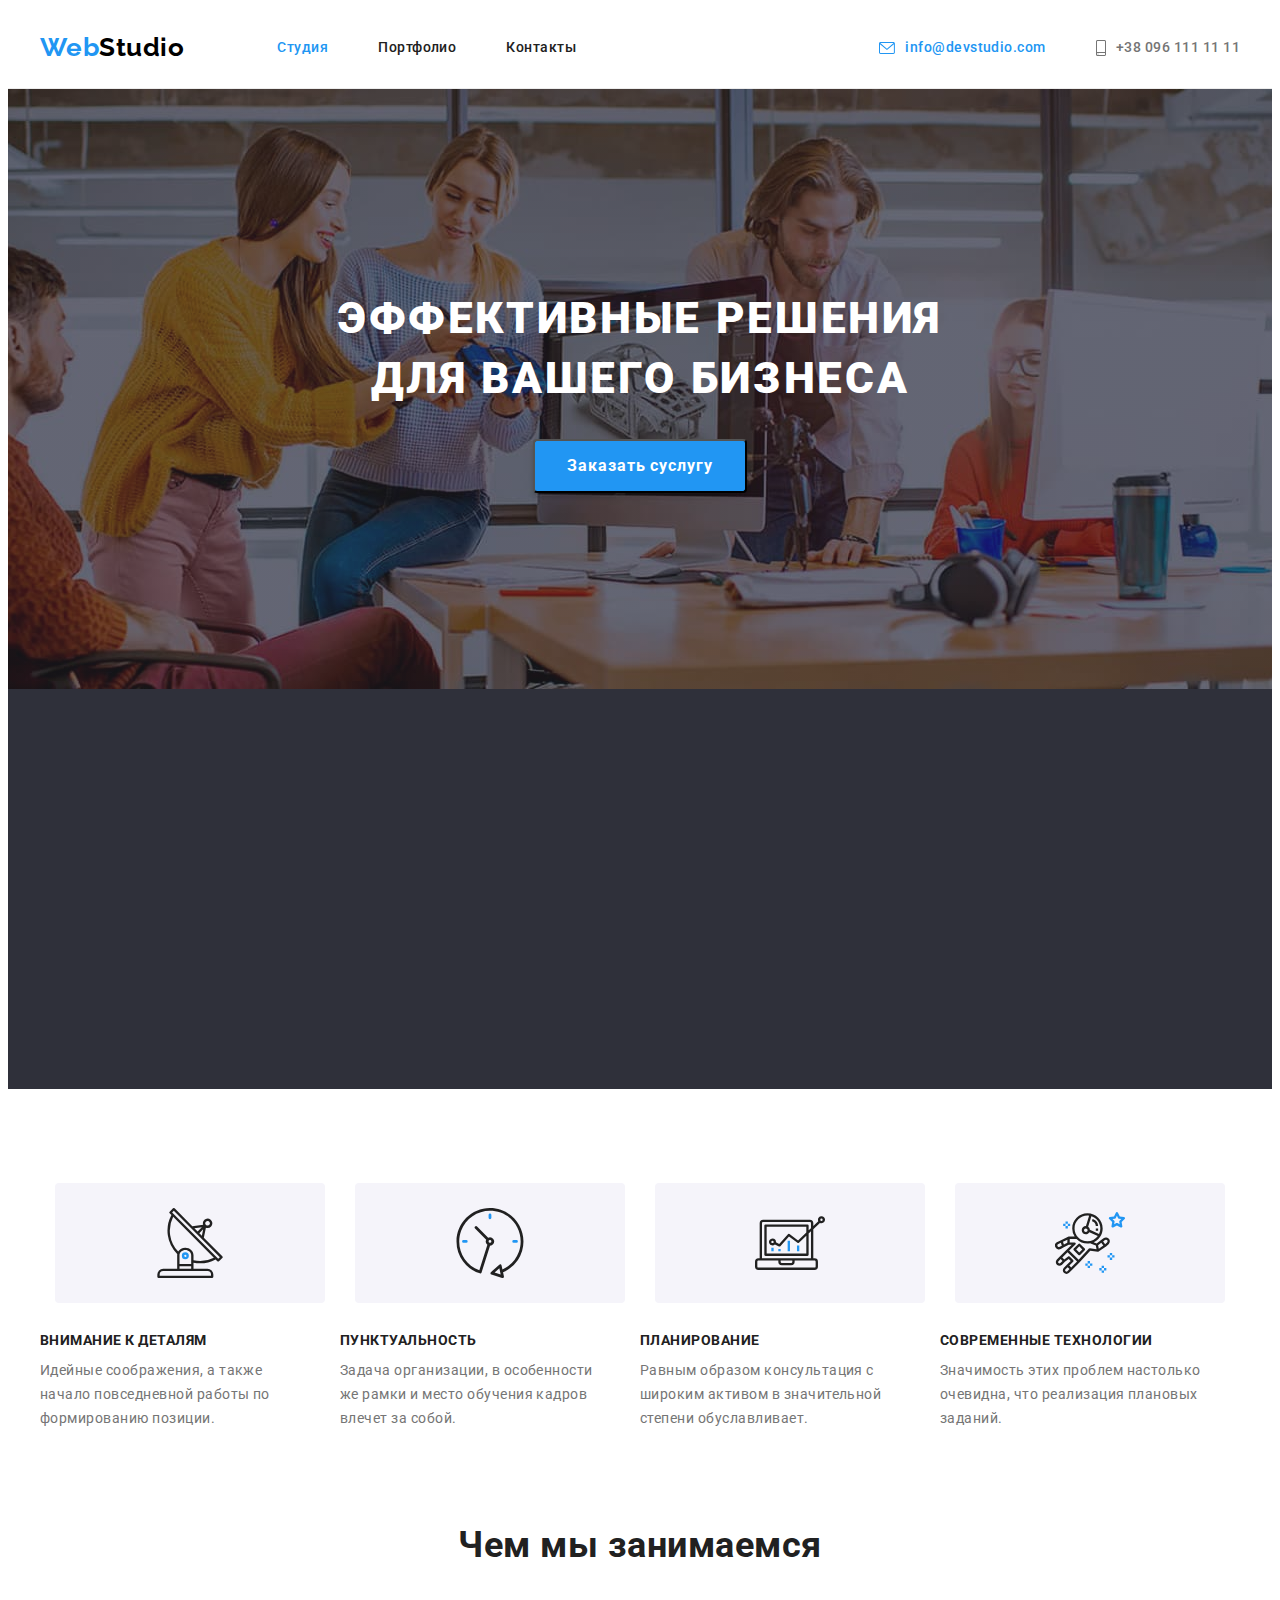
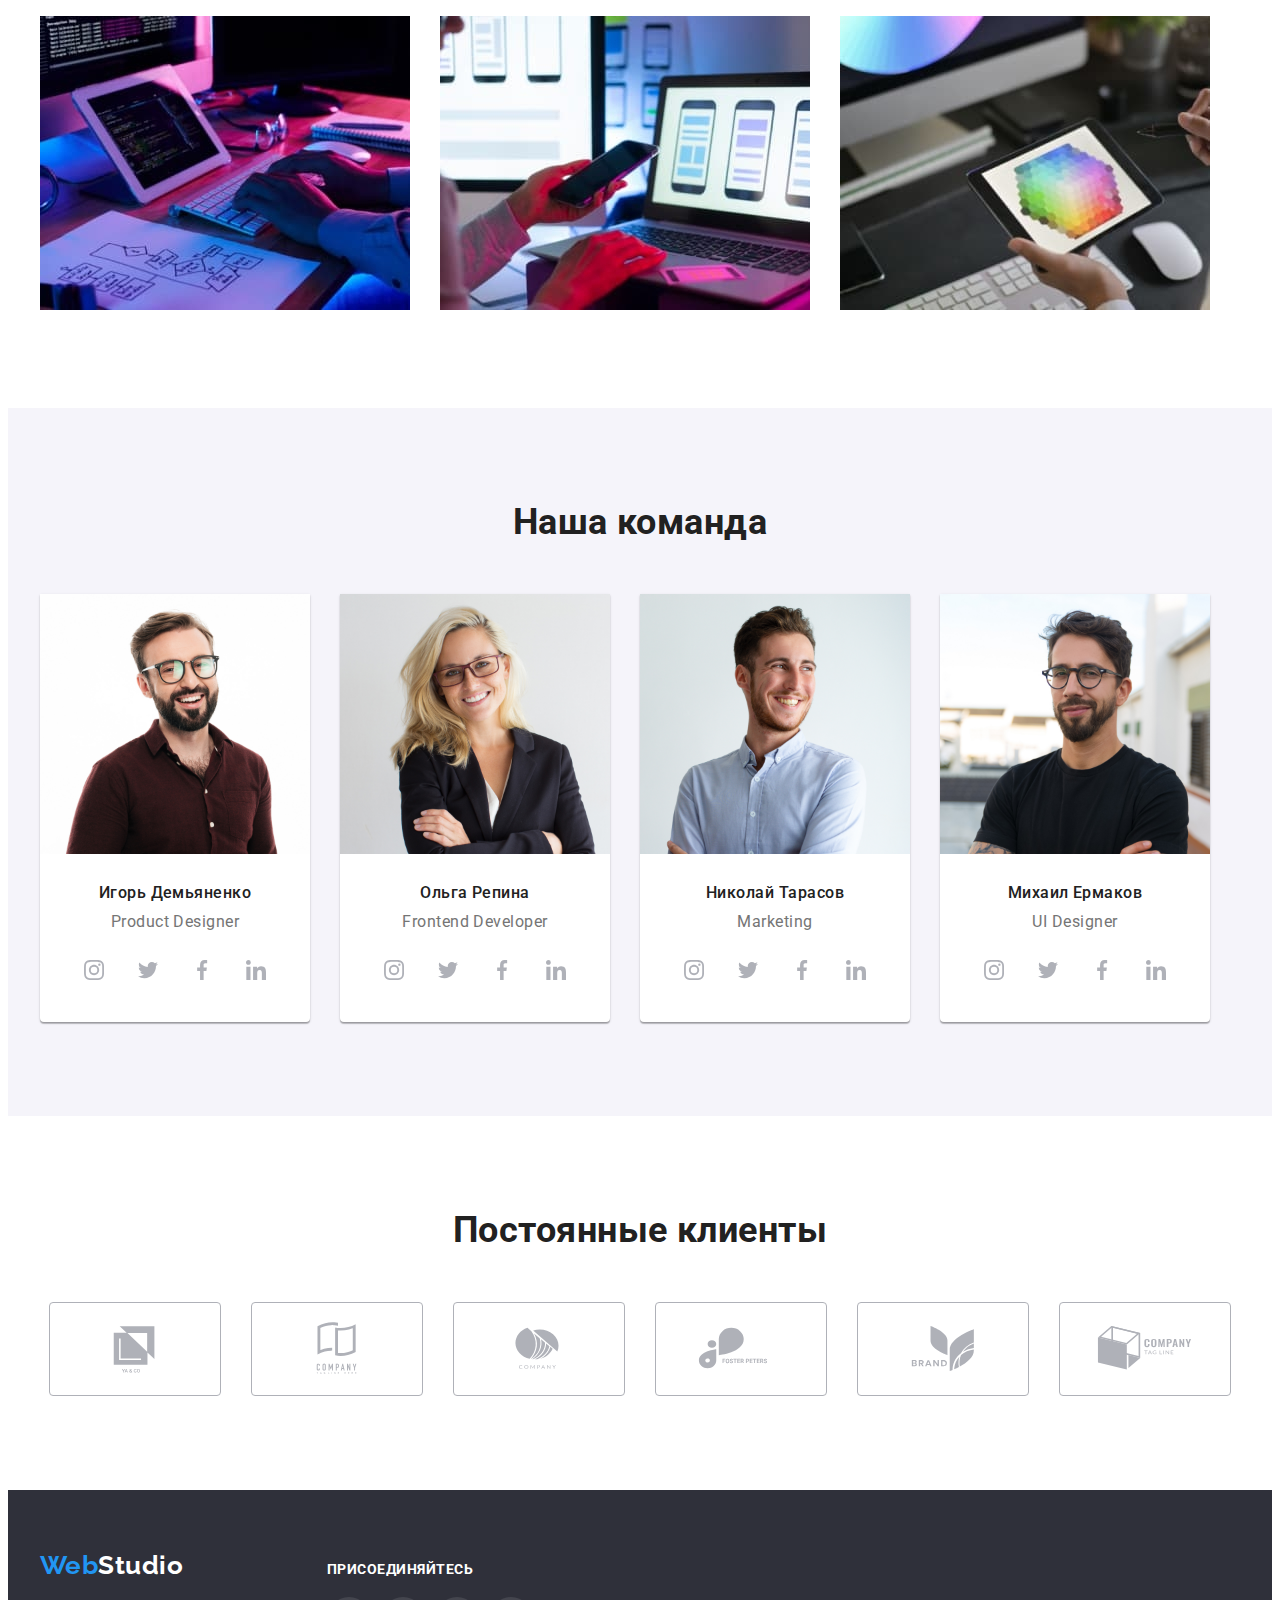
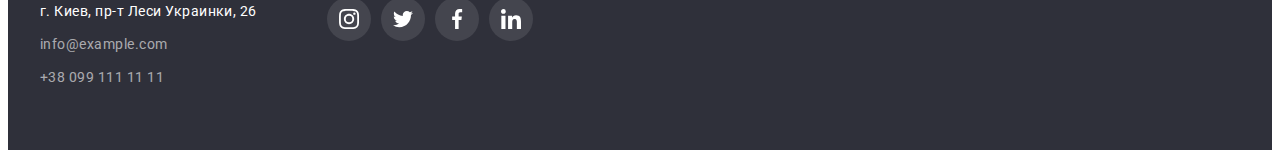
<file: index.html>
<!DOCTYPE html>
<html lang="ru">

<head>
  <meta charset="UTF-8" />
  <meta http-equiv="X-UA-Compatible" content="IE=edge" />
  <meta name="viewport" content="width=device-width, initial-scale=1.0" />
  <title>Document3</title>
  <link rel="preconnect" href="https://fonts.googleapis.com" />
  <link rel="preconnect" href="https://fonts.gstatic.com" crossorigin />
  <link href="https://fonts.googleapis.com/css2?family=Raleway:wght@700&family=Roboto:wght@400;500;700;900&display=swap"
    rel="stylesheet" />
  <link rel="stylesheet" href="https://cdnjs.cloudflare.com/ajax/libs/modern-normalize/1.1.0/modern-normalize.min.css"
    integrity="sha512-wpPYUAdjBVSE4KJnH1VR1HeZfpl1ub8YT/NKx4PuQ5NmX2tKuGu6U/JRp5y+Y8XG2tV+wKQpNHVUX03MfMFn9Q=="
    crossorigin="anonymous" referrerpolicy="no-referrer" />
  <link rel="stylesheet" href="./css/styles.css" />
</head>

<body>
  <!--шапка сайта-->
  <header class="section header-section">
    <div class="container header">
      <nav class="nav">
        <div class="nav-logo">
          <a class="logo" href=""><span class="accent">Web</span>Studio</a>
        </div>
        <ul class="list nav-list">
          <li class="item nav-item">
            <a class="link nav-link current" href="./index.html">Студия</a>
          </li>
          <li class="item nav-item">
            <a class="link nav-link" href="./portfolio.html">Портфолио</a>
          </li>
          <li class="item nav-item">
            <a class="link nav-link" href="">Контакты</a>
          </li>
        </ul>
      </nav>
      <!--contakt-->
      <ul class="list auth-list">
        <li class="item auth-item">
       <a class="link mail-auth actual" href="mailto:info@devstudio.com" target="_blank" rel="noopener noreferrer" aria-label="envelope"><svg class="auth-icon" width="16" height="12">
            <use href="./images/icons.svg#envelope"></use>
          </svg>info@devstudio.com</a>
        </li>
        <li class="item auth-item">
            <a class="link tel-auth" href="tle:+380961111111" target="_blank" rel="noopener noreferrer" aria-label="tel"><svg class="auth-icon" width="10" height="16">
            <use href="./images/icons.svg#tel"></use>
          </svg>+38 096 111 11 11</a>
        </li>
      </ul>
    </div>
  </header>
  <!--main section-->
  <main>
    <section class="section main-section">
      <div class="container">
        <h1 class="main-title">Эффективные решения для вашего бизнеса</h1>
        <button class="main-btn" type="button">Заказать суслугу</button>
      </div>
    </section>
    <!--section lifestyle-->
    <section class="section lifestyle-section">
      <div class="group">
        <ul class="list group-list">
        <li class="group-item">
          <a class="link group-link" href="" target="_blank" rel="noopener noreferrer" aria-label="antenna">
            <svg class="group-icon" width="70" height="70">
              <use href="./images/icons.svg#antenna"></use>
            </svg>
          </a>
        </li>
        <li class="group-item">
          <a class="link group-link" href="" target="_blank" rel="noopener noreferrer" aria-label="clock">
            <svg class="group-icon" width="70" height="70">
              <use href="./images/icons.svg#clock"></use>
            </svg>
          </a>
        </li>
        <li class="group-item">
          <a class="link group-link" href="" target="_blank" rel="noopener noreferrer" aria-label="diagram">
            <svg class="group-icon" width="70" height="70">
              <use href="./images/icons.svg#diagram"></use>
            </svg>
          </a>
        </li>
        <li class="group-item">
          <a class="link group-link" href="" target="_blank" rel="noopener noreferrer" aria-label="astronaut">
            <svg class="group-icon" width="70" height="70">
              <use href="./images/icons.svg#astronaut"></use>
            </svg>
          </a>
        </li>
        </ul>

      </div>
      <div class="container">
        <ul class="list lifestyle-list">
          <li class="item">
            <h3 class="title-lifestyle">Внимание к деталям</h3>
            <p class="text-lifestyle">
              Идейные соображения, а также начало повседневной работы по
              формированию позиции.
            </p>
          </li>
          <li class="item">
            <h3 class="title-lifestyle">Пунктуальность</h3>
            <p class="text-lifestyle">
              Задача организации, в особенности же рамки и место обучения
              кадров влечет за собой.
            </p>
          </li>
          <li class="item">
            <h3 class="title-lifestyle">Планирование</h3>
            <p class="text-lifestyle">
              Равным образом консультация с широким активом в значительной
              степени обуславливает.
            </p>
          </li>
          <li class="item">
            <h3 class="title-lifestyle">Современные технологии</h3>
            <p class="text-lifestyle">
              Значимость этих проблем настолько очевидна, что реализация
              плановых заданий.
            </p>
          </li>
        </ul>
      </div>
    </section>
    <section class="section-about">
      <!--about section-->
      <div class="container">
        <h2 class="title-about">Чем мы занимаемся</h2>
        <ul class="list about-list">
          <li class="item abut-item">
            <img src="./images/comp.jpg" alt="компьютер" width="370" />
          </li>
          <li class="item abut-item">
            <img src="./images/f_3.jpg" alt="телефон" width="370" />
          </li>
          <li class="item abut-item">
            <img src="./images/color.jpg" alt="цвет" width="370" />
          </li>
        </ul>
      </div>
    </section>
    <!--our team-->
    <section class="section team-section">
      <div class="container">
        <h2 class="title team-title">Наша команда</h2>
        <ul class="list team-list">
          <li class="item team-item">
            <img class="img" src="./images/img.jpg" alt="сотрудник" width="270" />
            <div class="card-team first">
              <p class="text-name">Игорь Демьяненко</p>
              <p class="text-team">Product Designer</p>

              <ul class="socials list">
                <li class="socials-item"><a class="socials-link link" href="" target="_blank" rel="noopener noreferrer" aria-label="Inspiration">
                    <svg class="socials-icon" width="20" height="20">
                      <use href="./images/icons.svg#instagram">

                      </use>
                    </svg>
                  </a>
                </li>
                <li class="socials-item"><a class="socials-link link" href="" target="_blank" rel="noopener noreferrer" aria-label="twitter">
                  <svg class="socials-icon" width="20" height="20">
                      <use href="./images/icons.svg#twitter">

                      </use>
                    </svg>
                  </a>
                </li>
                <li class="socials-item"><a class="socials-link link" href="" target="_blank" rel="noopener noreferrer" aria-label="facebook">
                  <svg class="socials-icon" width="20" height="20">
                      <use href="./images/icons.svg#facebook">

                      </use>
                    </svg>
                  </a>
                </li>
                <li class="socials-item"><a class="socials-link link" href="" target="_blank" rel="noopener noreferrer" aria-label="linkedin">
                  <svg class="socials-icon" width="20" height="20">
                      <use href="./images/icons.svg#linkedin">

                      </use>
                    </svg>
                  </a>
                </li>              
                </ul>
      </div>
          </li>
      <li class="item team-item">
        <img class="img" src="./images/img_1.jpg" alt="сотрудник" width="270" />
        <div class="card-team second">
          <p class="text-name">Ольга Репина</p>
          <p class="text-team">Frontend Developer</p>
          <ul class="socials list">
            <li class="socials-item"><a class="socials-link link" href="" target="_blank" rel="noopener noreferrer"
                aria-label="Inspiration">
                <svg class="socials-icon" width="20" height="20">
                  <use href="./images/icons.svg#instagram">
          
                  </use>
                </svg>
              </a>
            </li>
            <li class="socials-item"><a class="socials-link link" href="" target="_blank" rel="noopener noreferrer"
                aria-label="twitter">
                <svg class="socials-icon" width="20" height="20">
                  <use href="./images/icons.svg#twitter">
          
                  </use>
                </svg>
              </a>
            </li>
            <li class="socials-item"><a class="socials-link link" href="" target="_blank" rel="noopener noreferrer"
                aria-label="facebook">
                <svg class="socials-icon" width="20" height="20">
                  <use href="./images/icons.svg#facebook">
          
                  </use>
                </svg>
              </a>
            </li>
            <li class="socials-item"><a class="socials-link link" href="" target="_blank" rel="noopener noreferrer"
                aria-label="linkedin">
                <svg class="socials-icon" width="20" height="20">
                  <use href="./images/icons.svg#linkedin">
          
                  </use>
                </svg>
              </a>
            </li>
          </ul>
        </div>
      </li>
      <li class="item team-item">
        <img class="img" src="./images/img_3.jpg" alt="сотрудник" width="270" />
        <div class="card-team third">
          <p class="text-name">Николай Тарасов</p>
          <p class="text-team">Marketing</p>

          <ul class="socials list">
            <li class="socials-item"><a class="socials-link link" href="" target="_blank" rel="noopener noreferrer"
                aria-label="Inspiration">
                <svg class="socials-icon" width="20" height="20">
                  <use href="./images/icons.svg#instagram">
          
                  </use>
                </svg>
              </a>
            </li>
            <li class="socials-item"><a class="socials-link link" href="" target="_blank" rel="noopener noreferrer"
                aria-label="twitter">
                <svg class="socials-icon" width="20" height="20">
                  <use href="./images/icons.svg#twitter">
          
                  </use>
                </svg>
              </a>
            </li>
            <li class="socials-item"><a class="socials-link link" href="" target="_blank" rel="noopener noreferrer"
                aria-label="facebook">
                <svg class="socials-icon" width="20" height="20">
                  <use href="./images/icons.svg#facebook">
          
                  </use>
                </svg>
              </a>
            </li>
            <li class="socials-item"><a class="socials-link link" href="" target="_blank" rel="noopener noreferrer"
                aria-label="linkedin">
                <svg class="socials-icon" width="20" height="20">
                  <use href="./images/icons.svg#linkedin">
          
                  </use>
                </svg>
              </a>
            </li>
          </ul>
        </div>
      </li>
      <li class="item team-item">
        <img class="img" src="./images/img_4.jpg" alt="сотрудник" width="270" />
        <div class="card-team fourth">
          <p class="text-name">Михаил Ермаков</p>
          <p class="text-team">UI Designer</p>
          <ul class="socials list">
            <li class="socials-item"><a class="socials-link link" href="" target="_blank" rel="noopener noreferrer"
                aria-label="Inspiration">
                <svg class="socials-icon" width="20" height="20">
                  <use href="./images/icons.svg#instagram">
          
                  </use>
                </svg>
              </a>
            </li>
            <li class="socials-item"><a class="socials-link link" href="" target="_blank" rel="noopener noreferrer"
                aria-label="twitter">
                <svg class="socials-icon" width="20" height="20">
                  <use href="./images/icons.svg#twitter">
          
                  </use>
                </svg>
              </a>
            </li>
            <li class="socials-item"><a class="socials-link link" href="" target="_blank" rel="noopener noreferrer"
                aria-label="facebook">
                <svg class="socials-icon" width="20" height="20">
                  <use href="./images/icons.svg#facebook">
          
                  </use>
                </svg>
              </a>
            </li>
            <li class="socials-item"><a class="socials-link link" href="" target="_blank" rel="noopener noreferrer"
                aria-label="linkedin">
                <svg class="socials-icon" width="20" height="20">
                  <use href="./images/icons.svg#linkedin">
          
                  </use>
                </svg>
              </a>
            </li>
          </ul>
        </div>
      </li>
      </ul>
      </div>
    </section>
    <!--companys-->
    <section class="section companys-section">
      <div class="container company-container">
        <h2 class="company-title">Постоянные клиенты</h2>
        <ul class="list company-list">
        <li class="company-item">
          <a class="company-link link" href="" target="_blank" rel="noopener noreferrer"
                aria-label="logo">
                <svg class="socials-icon" width="106" height="60">
                  <use href="./images/icons.svg#logo">
                  </use>
                </svg>
              </a>
        </li>
        <li class="company-item">
          <a class="company-link link" href=""  target="_blank" rel="noopener noreferrer"
                aria-label="logo-1">
                <svg class="socials-icon" width="106" height="60">
                  <use href="./images/icons.svg#logo-1">
                  </use>
                </svg>
              </a>
        </li>
        <li class="company-item">
          <a class="company-link link" href=""  target="_blank" rel="noopener noreferrer"
                aria-label="logo-2">
                <svg class="socials-icon" width="106" height="60">
                  <use href="./images/icons.svg#logo-2">
                  </use>
                </svg>
              </a>
        </li>
        <li class="company-item">
          <a class="company-link link" href=""  target="_blank" rel="noopener noreferrer"
                aria-label="logo-3">
                <svg class="socials-icon" width="106" height="60">
                  <use href="./images/icons.svg#logo-3">
                  </use>
                </svg>
              </a>
        </li>
        <li class="company-item">
          <a class="company-link link" href=""  target="_blank" rel="noopener noreferrer"
                aria-label="logo-4">
                <svg class="socials-icon" width="106" height="60">
                  <use href="./images/icons.svg#logo-4">
                  </use>
                </svg>
              </a>
        </li>
        <li class="company-item">
          <a class="company-link link" href=""  target="_blank" rel="noopener noreferrer"
                aria-label="logo-5">
                <svg class="socials-icon" width="106" height="60">
                  <use href="./images/icons.svg#logo-5">
                  </use>
                </svg>
              </a>
        </li>
        </ul>
      </div>
    </section>
  </main>
  <footer class="section footer-section">
    <div class="container footet-container">
      <div>
        <div class="logo-bottem">
          <a class="footer-logo" href=""><span class="footer-accent">Web</span>Studio</a>
        </div>
        <address class="address">г. Киев, пр-т Леси Украинки, 26</address>
        <ul class="list footer-list">
          <li class="item contakt-mail">
            <a class="mail-footer link" href="mailto:info@example.com">info@example.com</a>
          </li>
          <li class="item contakt-tel">
            <a class="tel-footer link" href="tel:+380991111111">+38 099 111 11 11</a>
          </li>
        </ul>
      </div>
      <div class="socials-footer">
        <h3 class="footer-title">присоединяйтесь</h3>
        <ul class="list socials-list">
          <li class="footer-item"><a class="footer-link link" href="" target="_blank" rel="noopener noreferrer"
              aria-label="Inspiration">
              <svg class="footer-icon" width="20" height="20">
                <use href="./images/icons.svg#instagram">
    
                </use>
              </svg>
            </a>
          </li>
          <li class="footer-item"><a class="footer-link link" href="" target="_blank" rel="noopener noreferrer"
              aria-label="twitter">
              <svg class="footer-icon" width="20" height="20">
                <use href="./images/icons.svg#twitter">
    
                </use>
              </svg>
            </a>
          </li>
          <li class="footer-item"><a class="footer-link link" href="" target="_blank" rel="noopener noreferrer"
              aria-label="facebook">
              <svg class="footer-icon" width="20" height="20">
                <use href="./images/icons.svg#facebook">
                </use>
              </svg>
            </a>
          </li>
          <li class="footer-item"><a class="footer-link link" href="" target="_blank" rel="noopener noreferrer"
              aria-label="linkedin">
              <svg class="footer-icon" width="20" height="20">
                <use href="./images/icons.svg#linkedin">
    
                </use>
              </svg>
            </a>
          </li>
        </ul>
      </div>
    </div>
    </footer>
</body>

</html>
</file>
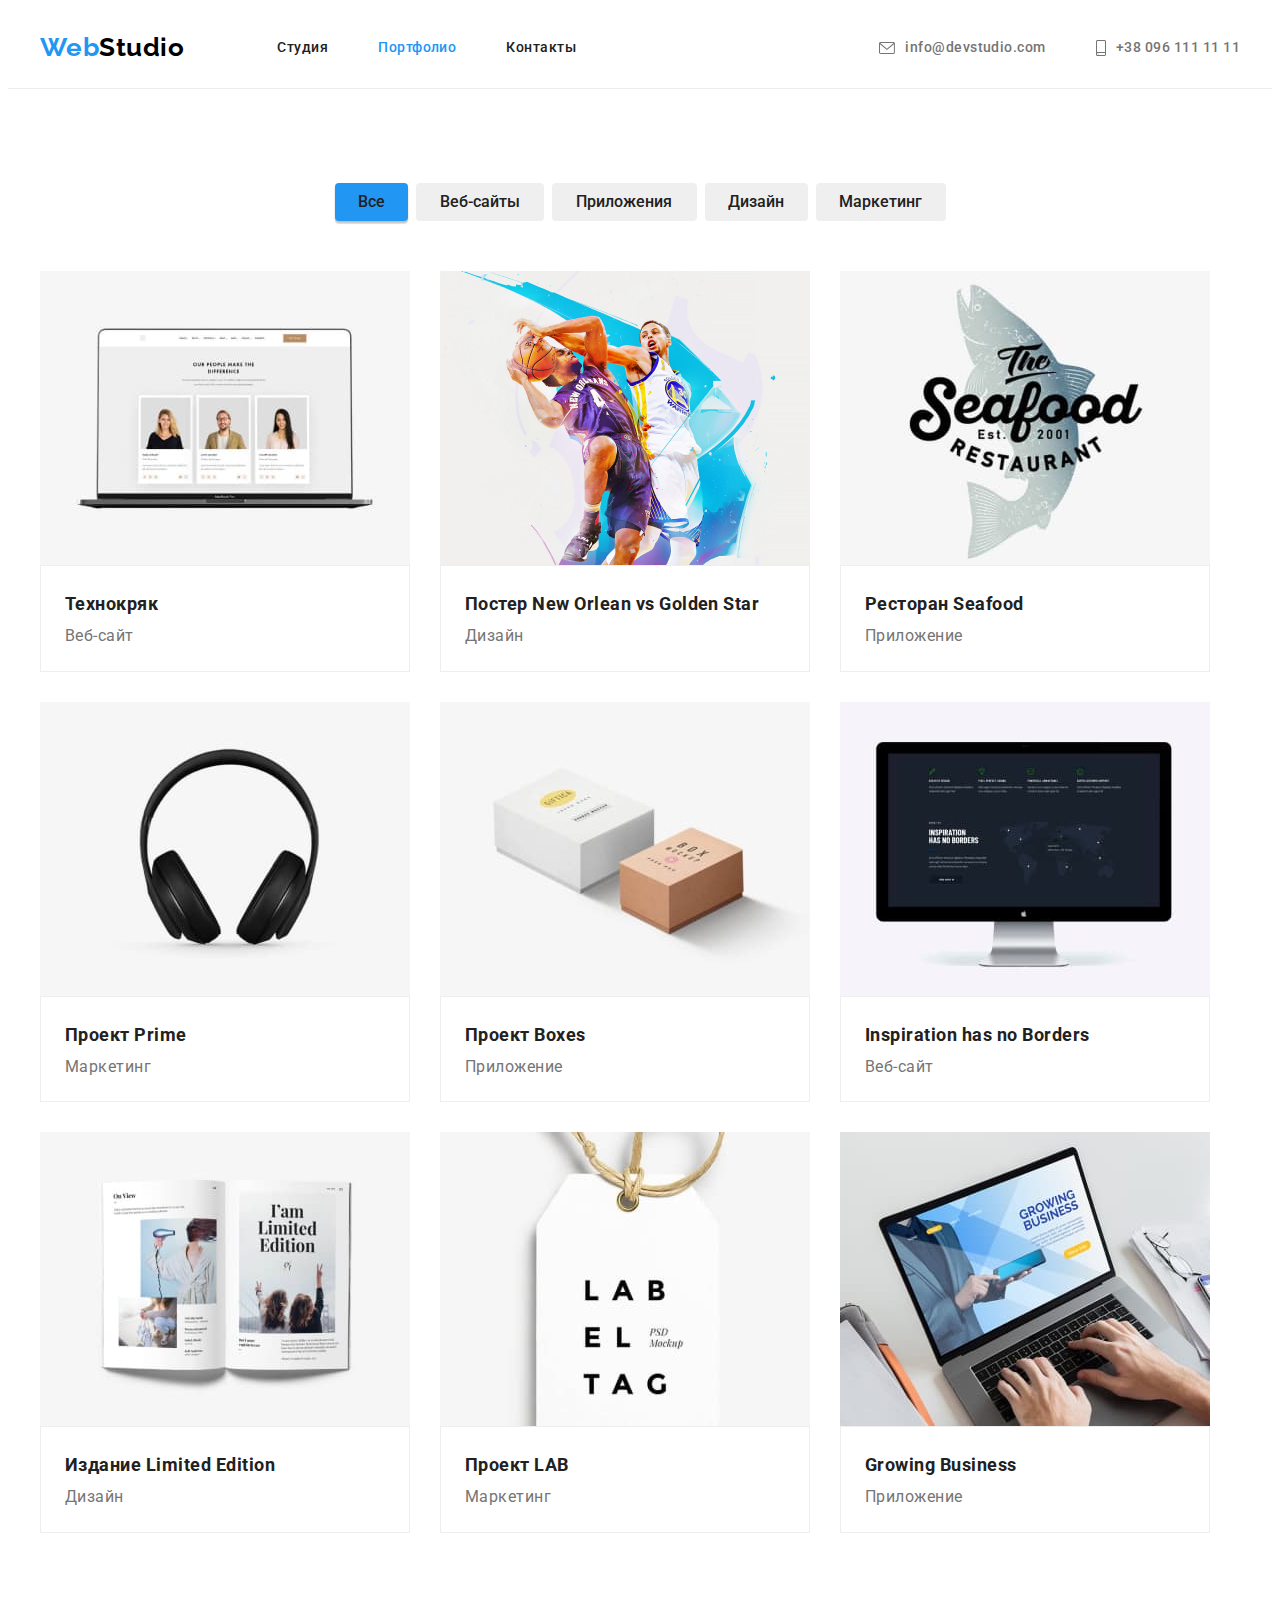
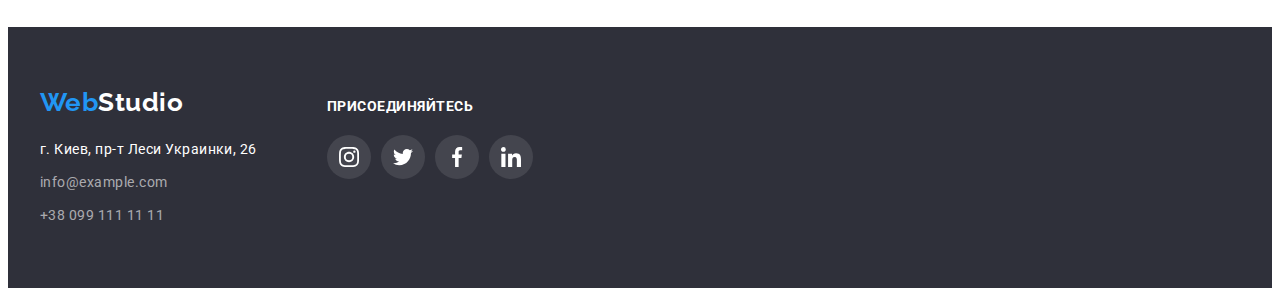
<file: portfolio.html>
<!DOCTYPE html>
<html lang="en">

<head>
  <meta charset="UTF-8" />
  <meta http-equiv="X-UA-Compatible" content="IE=edge" />
  <meta name="viewport" content="width=device-width, initial-scale=1.0" />
  <title>Portfolio</title>
  <link rel="preconnect" href="https://fonts.googleapis.com" />
  <link rel="preconnect" href="https://fonts.gstatic.com" crossorigin />
  <link href="https://fonts.googleapis.com/css2?family=Raleway:wght@700&family=Roboto:wght@400;500;700;900&display=swap"
    rel="stylesheet" />
  <link rel="stylesheet" href="https://cdnjs.cloudflare.com/ajax/libs/modern-normalize/1.1.0/modern-normalize.min.css"
    integrity="sha512-wpPYUAdjBVSE4KJnH1VR1HeZfpl1ub8YT/NKx4PuQ5NmX2tKuGu6U/JRp5y+Y8XG2tV+wKQpNHVUX03MfMFn9Q=="
    crossorigin="anonymous" referrerpolicy="no-referrer" />
  <link rel="stylesheet" href="./css/styles.css" />
</head>

<body>
  <!--header section-->
  <header class="section header-section">
    <div class="container header">
      <nav class="nav">
        <div class="nav-logo">
          <a class="logo" href=""><span class="accent">Web</span>Studio</a>
        </div>
        <ul class="list nav-list">
          <li class="item nav-item">
            <a class="link nav-link" href="./index.html">Студия</a>
          </li>
          <li class="item nav-item">
            <a class="link nav-link current" href="./portfolio.html">Портфолио</a>
          </li>
          <li class="item nav-item">
            <a class="link nav-link" href="">Контакты</a>
          </li>
        </ul>
      </nav>

      <!--contakt-->
      <ul class="list auth-list">
        <li class="item auth-item">
<a class="link mail-auth" href="mailto:info@devstudio.com" target="_blank" rel="noopener noreferrer"
  aria-label="envelope"><svg class="auth-icon" width="16" height="12">
    <use href="./images/icons.svg#envelope"></use>
  </svg>info@devstudio.com</a>
</li>
<li class="item auth-item">
  <a class="link tel-auth" href="tle:+380961111111" target="_blank" rel="noopener noreferrer" aria-label="tel"><svg
      class="auth-icon" width="10" height="16">
      <use href="./images/icons.svg#tel"></use>
    </svg>+38 096 111 11 11</a>
        </li>
      </ul>
    </div>
  </header>
  <!--main-->
  <main>
    <section class="section portfolio-section">
      <div class="container portfolio-btn">
        <ul class="list section-list">
          <li class="item-btn">
            <button class="btn all-btn" type="button">Все</button>
          </li>
          <li class="item-btn">
            <button class="btn web-btn" type="button">Веб-сайты</button>
          </li>
          <li class="item-btn">
            <button class="btn app-btn" type="button">Приложения</button>
          </li>
          <li class="item-btn">
            <button class="btn style-btn" type="button">Дизайн</button>
          </li>
          <li class="item-btn">
            <button class="btn market-btn" type="button">Маркетинг</button>
          </li>
        </ul>
      </div>

      <!--Логичний зоголовок-->
      <h1 class="visually-hidden">Портфолио</h1>
      <div class="container foto-portfolio">
        <ul class="list list-portfolio">
          <li class="item portfolio-item">
            <a href="" class="link">
              <img class="img" src="./images/people.jpg" alt="people" width="370" />
              <div class="card-portfolio">
                <h2 class="title-portfolio">Технокряк</h2>
                <p class="text-portfolio">Веб-сайт</p>
              </div>
            </a>
          </li>
          <li class="item portfolio-item">
            <a href="" class="link">
              <img class="img" src="./images/poster.jpg" alt="poster" width="370" />
              <div class="card-portfolio">
                <h2 class="title-portfolio">
                  Постер New Orlean vs Golden Star
                </h2>
                <p class="text-portfolio">Дизайн</p>
              </div>
            </a>
          </li>
          <li class="item portfolio-item">
            <a href="" class="link">
              <img class="img" src="./images/restaurant.jpg" alt="restaurant" width="370" />
              <div class="card-portfolio">
                <h2 class="title-portfolio">Ресторан Seafood</h2>
                <p class="text-portfolio">Приложение</p>
              </div>
            </a>
          </li>
          <li class="item portfolio-item">
            <a href="" class="link">
              <img class="img" src="./images/headphone.jpg" alt="headphone" width="370" />
              <div class="card-portfolio">
                <h2 class="title-portfolio">Проект Prime</h2>
                <p class="text-portfolio">Маркетинг</p>
              </div>
            </a>
          </li>
          <li class="item portfolio-item">
            <a href="" class="link">
              <img class="img" src="./images/box.jpg" alt="box" width="370" />
              <div class="card-portfolio">
                <h2 class="title-portfolio">Проект Boxes</h2>
                <p class="text-portfolio">Приложение</p>
              </div>
            </a>
          </li>
          <li class="item portfolio-item">
            <a href="" class="link">
              <img class="img" src="./images/map.jpg" alt="map" width="370" />
              <div class="card-portfolio">
                <h2 class="title-portfolio">Inspiration has no Borders</h2>
                <p class="text-portfolio">Веб-сайт</p>
              </div>
            </a>
          </li>
          <li class="item portfolio-item">
            <a href="" class="link">
              <img class="img" src="./images/magazine.jpg" alt="magazine" width="370" />
              <div class="card-portfolio">
                <h2 class="title-portfolio">Издание Limited Edition</h2>
                <p class="text-portfolio">Дизайн</p>
              </div>
            </a>
          </li>
          <li class="item portfolio-item">
            <a href="" class="link">
              <img class="img" src="./images/label.jpg" alt="label" width="370" />
              <div class="card-portfolio">
                <h2 class="title-portfolio">Проект LAB</h2>
                <p class="text-portfolio">Маркетинг</p>
              </div>
            </a>
          </li>
          <li class="item portfolio-item">
            <a href="" class="link">
              <img class="img" src="./images/netbook.jpg" alt="netbook" width="370" />
              <div class="card-portfolio">
                <h2 class="title-portfolio">Growing Business</h2>
                <p class="text-portfolio">Приложение</p>
              </div>
            </a>
          </li>
        </ul>
      </div>
    </section>
  </main>
  <!--footer-->
  <footer class="section footer-section">
    <div class="container footet-container">
      <div>
        <div class="logo-bottem">
          <a class="footer-logo" href=""><span class="footer-accent">Web</span>Studio</a>
        </div>
        <address class="address">г. Киев, пр-т Леси Украинки, 26</address>
        <ul class="list footer-list">
          <li class="item contakt-mail">
            <a class="mail-footer link" href="mailto:info@example.com">info@example.com</a>
          </li>
          <li class="item contakt-tel">
            <a class="tel-footer link" href="tel:+380991111111">+38 099 111 11 11</a>
          </li>
        </ul>
      </div>
      <div class="socials-footer">
        <h3 class="footer-title">присоединяйтесь</h3>
        <ul class="list socials-list">
          <li class="footer-item">
            <a class="footer-link link" href="" target="_blank" rel="noopener noreferrer"
              aria-label="Inspiration">
              <svg class="footer-icon" width="20" height="20">
                <use href="./images/icons.svg#instagram">
    
                </use>
              </svg>
            </a>
          </li>
          <li class="footer-item"><a class="footer-link link" href="" target="_blank" rel="noopener noreferrer"
              aria-label="twitter">
              <svg class="footer-icon" width="20" height="20">
                <use href="./images/icons.svg#twitter">
    
                </use>
              </svg>
            </a>
          </li>
          <li class="footer-item"><a class="footer-link link" href="" target="_blank" rel="noopener noreferrer"
              aria-label="facebook">
              <svg class="footer-icon" width="20" height="20">
                <use href="./images/icons.svg#facebook">
                </use>
              </svg>
            </a>
          </li>
          <li class="footer-item"><a class="footer-link link" href="" target="_blank" rel="noopener noreferrer"
              aria-label="linkedin">
              <svg class="footer-icon" width="20" height="20">
                <use href="./images/icons.svg#linkedin">
    
                </use>
              </svg>
            </a>
          </li>
        </ul>
      </div>
    </div>
  </footer>
</body>

</html>
</file>
<file: css/styles.css>
:root {
  --primary-text-color: #212121;
  --main-text-color: #757575;
  --title-text-color: #ffffff;
  --acctent-color: #2196f3;
  --primary-br-color: #ffffff;
  --main-bg-color: #2f303a;
  --acctent-bg-color: #188ce8;
}

html {
  box-sizing: border-box;
}

body {
  color: #212121;
  font-family: Roboto, sans-serif;
  text-decoration: none;
  letter-spacing: 0.03em;
}

/* основной цвет текста #212121*/
/* вторичный цвет  текста #757575 */
/* акцент цвет текст #ffffff */
/* доп цвет текста #000000 */
/* фоновый цвет #ffffff */
/* акцент #2196f3 */
/* вторичный фоновый цвет #2F303A*/
/*header*/
.visually-hidden {
  position: absolute;
  white-space: nowrap;
  width: 1px;
  height: 1px;
  overflow: hidden;
  border: 0;
  padding: 0;
  clip: rect(0 0 0 0);
  clip-path: inset(50%);
  margin: -1px;
}

.container {
  width: 1200px;
  padding-left: 15px;
  padding-right: 15px;
  margin-right: auto;
  margin-left: auto;

}

h1,
h2,
h3,
h4,
h5,
h6,
p,
ul {
  padding: 0;
  margin: 0;
}

.link {
  text-decoration: none;
  padding: 0;
  margin: 0;
}

.list {
  list-style: none;
}

.section.no-padding {
  padding-top: 0;
  padding-bottom: 0;
}

/*header*/
.header-section {
  background: #ffffff;
  border-bottom: 1px solid #ECECEC;


}

.header {
  display: flex;
  align-items: center;

}

.nav {
  display: flex;
}

.logo {
  display: block;
  padding-top: 24px;
  padding-bottom: 25px;
  color: #000000;
  font-family: "Raleway";
  font-weight: 700;
  font-size: 26px;
  line-height: 1.2;
  text-decoration: none;
}

span.accent {
  color: var(--acctent-color);

  font-family: "Raleway";
  font-weight: 700;
  font-size: 26px;
  line-height: 1.2;
  letter-spacing: 0.03em;
  text-decoration: none;
}

.nav-logo {
  margin-right: 93px;
}

.nav-list {
  display: flex;
}

.nav-list .item:not(:last-child) {
  margin-right: 50px;
}

.auth-list {
  display: flex;
  margin-left: auto;

}

.auth-list .item +.item {
  margin-left: 50px;
}

.nav-link {
  display: block;
  padding-top: 32px;
  padding-bottom: 32px;

  color: var(--primary-text-color);
  font-weight: 500;
  font-size: 14px;
  line-height: 1.14;

}

.nav-link:hover,
.nav-link:focus {
  color: var(--acctent-color);
}

.current {
  color: var(--acctent-color);
}

.mail-auth {
  display: flex;
  justify-content: center;
  align-items: center;
  gap: 10px;
  padding-top: 32px;
  padding-bottom: 32px;
  color: var(--main-text-color);

  font-weight: 500;
  font-size: 14px;
  line-height: 1.14;
}
.contakt-auth{
  display:flex;
  padding-top: 32px;
  padding-bottom: 32px;
  margin-right: 10px;
    align-items: center;
    justify-content: center;
  color: #757575;
}
.contakt-auth:hover,
.contakt-auth:focus{
  color: var(--acctent-color);
}

.auth-icon{
  fill: currentColor;
}
.mail-auth:hover,
.mail-auth:focus {
  text-decoration: none;
  color: var(--acctent-color);
}
.actual {
  color: var(--acctent-color);
}

.tel-auth {
  display: flex;
  justify-content: center;
  align-items: center;
  gap: 10px;
  padding-top: 32px;
  padding-bottom: 32px;
  color: var(--main-text-color);

  font-weight: 500;
  font-size: 14px;
  line-height: 1.14;
}

.tel-auth:hover,
.tel-auth:focus {
  text-decoration: none;
  color: var(--acctent-color);
}

/*main*/
.main-section {
  padding-top: 200px;
  padding-bottom: 200px;
  height: 600px;
  max-width: 1600px;
  margin-left: auto;
  margin-right: auto;
  background-color: #2f303a;
  background-image: linear-gradient(rgba(47, 48, 58, 0.4), rgba(47, 48, 58, 0.4)), url(../images/fon.jpg);
  background-repeat: no-repeat;
  background-position: center 0;

  text-align: center;
}

.main-title {
  width: 696px;
  margin: auto;
  margin-top: 0;
  margin-bottom: 30px;

  color: var(--title-text-color);

  font-weight: 900;
  font-size: 44px;
  line-height: 1.36;
  letter-spacing: 0.06em;
  text-transform: uppercase;
}

.main-btn {
  display: inline-block;
  box-shadow: 0px 4px 4px rgba(0, 0, 0, 0.15);
  border-radius: 4px;
  padding: 10px 32px;
  color: var(--title-text-color);
  min-width: 200px;


  background-color: var(--acctent-color);
  font-family: Roboto, sans-serif;
  font-weight: 700;
  font-size: 16px;
  line-height: 1.9;
  letter-spacing: 0.06em;
  cursor: pointer;
}

.main-btn:hover,
.main-btn:focus {
  background-color: var(--acctent-bg-color);
}

.section-list {
  display: flex;
  justify-content: center;
}

.btn-item {
  margin-right: 8px;

}

/*lifestyle*/
.lifestyle-section {
  padding-top: 94px;
}

.lifestyle-list {
  display: flex;
  flex-wrap: wrap;
}

.lifestyle-list .item {
  width: 270px;
}

.lifestyle-list .item:not(:last-child) {
  margin-right: 30px;
}

.title-lifestyle {
  margin-top: 0;
  margin-bottom: 10px;
  color: var(--primary-text-color);

  font-weight: 700;
  font-size: 14px;
  line-height: 1.14;
  text-transform: uppercase;
}

.text-lifestyle {
  margin-top: 0;
  color: var(--main-text-color);

  font-weight: 400;
  font-size: 14px;
  line-height: 1.7;
}

/*about*/
.section-about {

  padding-top: 94px;
  padding-bottom: 94px;
}

.title-about {
  margin-top: 0;
  margin-bottom: 50px;
  color: var(--primary-text-color);

  font-weight: 700;
  font-size: 36px;
  line-height: 1.16;
  text-align: center;
}

.about-list {
  display: flex;
  flex-wrap: wrap;
  margin-top: 0;
}

.about-list .item {
  width: 370px;

}

.about-list .item:not(:last-child) {
  margin-right: 30px;
}

/*team*/
.team-section {
  padding-top: 94px;
  padding-bottom: 94px;
  background-color: #F5F4FA;
  text-align: center;
}

.team-title {
  margin-top: 0;
  margin-bottom: 50px;
  color: var(--primary-text-color);

  font-weight: 700;
  font-size: 36px;
  line-height: 1.16;

}

.img {
  display: block;
  max-width: 100%;
  height: auto;
  margin-top: 0;

}

.card-team {
  padding-top: 30px;
  padding-bottom: 30px;
  border-radius: 0px 0px 4px 4px;
}

.text-name {
  margin-top: 0;
  margin-bottom: 10px;
  color: var(--primary-text-color);
  font-weight: 500;
  font-size: 16px;
  line-height: 1.18;
}

.text-team {
  margin-top: 0;
  margin-bottom: 16px;


  color: var(--main-text-color);

  font-weight: 400;
  font-size: 16px;
  line-height: 1.18;
}

.team-list {
  display: flex;
  flex-wrap: wrap;

}

.team-list .item {
  width: 270px;
  background: #FFFFFF;  
    box-shadow: 0px 1px 3px rgba(0, 0, 0, 0.12), 0px 1px 1px rgba(0, 0, 0, 0.14), 0px 2px 1px rgba(0, 0, 0, 0.2);
    border-radius: 0px 0px 4px 4px;
  
}

.team-list .item:not(:last-child) {
  margin-right: 30px;
}

/* footer */
.footer-section {
  display: flex;
  padding-top: 60px;
  padding-bottom: 60px;

  background: var(--main-bg-color);
}

.footer-logo {

  color: var(--title-text-color);
  font-family: "Raleway";
  font-weight: 700;
  font-size: 26px;
  line-height: 1.19;
  text-decoration: none;
}

span.footer-accent {
  color: var(--acctent-color);

  font-family: "Raleway";
  font-weight: 700;
  font-size: 26px;
  line-height: 1.19;
  text-decoration: none;
}

.logo-bottem {
  margin-bottom: 20px;
}

.address {
  margin-bottom: 9px;
  color: var(--title-text-color);
  font-style: normal;
  font-weight: 400;
  font-size: 14px;
  line-height: 1.7;
}

.mail-footer {

  color: var(--title-text-color);
  color: rgba(255, 255, 255, 0.6);
  font-weight: 400;
  font-size: 14px;
  line-height: 1.7;
}

.contakt-mail {
  margin-bottom: 9PX;
}

.tel-footer {

  color: var(--title-text-color);
  color: rgba(255, 255, 255, 0.6);
  font-weight: 400;
  font-size: 14px;
  line-height: 1.7;
}
.footet-container{
  display: flex;
  align-items: baseline;
  
}

.socials-footer{
 margin-left: 70px;

}
.socials-list{
  display: flex;
    align-items: center;
    justify-content: center;
    gap: 10px;
}
.footer-title{
  width: 145px;
  margin-top: 0;
  margin-bottom: 20px;

  font-weight: 700;
  font-size: 14px;
  line-height: 1.14;
  text-transform: uppercase;
  
    color: #FFFFFF;
}
.footer-link{
  display: flex;
  flex-wrap: wrap;
    align-items: center;
    justify-content: center;
    width: 44px;
    height: 44px;
    color:#FFFFFF;
background-color: rgba(255, 255, 255, 0.1);
    border-radius: 50%;
   
}
.footer-link:hover,
.footer-link:focus{
  color: #FFFFFF;
  background-color: #2196f3;
}
.footer-icon{
  fill: #FFFFFF;
}


/*portfolio*/
/*bottem*/
.portfolio-section {
  padding-top: 94px;
  padding-bottom: 94px;
}

.section-list .item-btn:not(:last-child) {
  margin-right: 8px;

}

.portfolio-btn {
  display: flex;
  margin-bottom: 50px;
  align-items: center;
  justify-content: center;
}

.all-btn {
  display: inline-block;
  box-shadow: 0px 3px 1px rgba(0, 0, 0, 0.1), 0px 1px 2px rgba(0, 0, 0, 0.08), 0px 2px 2px rgba(0, 0, 0, 0.12);
  border-radius: 4px;
  min-width: 73px;
  color: var(--title-text-color);
  background-color: var(--acctent-color);
  cursor: pointer;

  font-family: inherit;
  font-weight: 500;
  font-size: 16px;
  line-height: 1.6;
  text-align: center;
  border: none;
}

.all-btn:hover,
.all-btn:focus,
.all-btn:active {
  background-color: var(--acctent-color);
  
}

.btn {
  display: inline-block;
  padding: 6px 22px;
  border-radius: 4px;


  color: var(--primary-text-color);
  cursor: pointer;
  font-family: inherit;
  font-weight: 500;
  font-size: 16px;
  line-height: 1.6;
  text-align: center;
  border: none;

}

.btn:hover,
.btn:focus {
  background-color: var(--acctent-color);
  color: #ffffff;

    border: 1px solid #EEEEEE;
    box-shadow: 0px 1px 1px rgba(0, 0, 0, 0.12), 0px 4px 4px rgba(0, 0, 0, 0.06), 1px 4px 6px rgba(0, 0, 0, 0.16);
}

.web-btn {
  min-width: 128px;
}

.app-btn {
  min-width: 145px;
}

.style-btn {
  min-width: 103px;

}

.market-btn {
  min-width: 130px;
}

.list-portfolio {
  display: flex;
  flex-wrap: wrap;

}

.portfolio-item {
  width: 370px;
  margin-right: 30px;
  margin-bottom: 30px;
  
  
}
.portfolio-item:hover{
background: #FFFFFF;
  border: 1px solid #EEEEEE;
  box-shadow: 0px 1px 1px rgba(0, 0, 0, 0.12), 0px 4px 4px rgba(0, 0, 0, 0.06), 1px 4px 6px rgba(0, 0, 0, 0.16);

}

.portfolio-item:nth-child(3n) {
  margin-right: 0px;
}

.portfolio-item:nth-last-child(-n+3) {
  margin-bottom: 0;
}

.card-portfolio {
  border: 1px solid #EEEEEE;
  padding: 20px 24px;
}

.title-portfolio {
  color: var(--primary-text-color);

  font-weight: 700;
  font-size: 18px;
  line-height: 2;
}

.text-portfolio {
  color: var(--main-text-color);

  font-weight: 400;
  font-size: 16px;
  line-height: 1.8;
}
/*socials icons*/
.socials{
  display: flex;
  align-items: center;
  justify-content: center;
  gap: 10px;

}
.socials-link{
  display: flex;
    align-items: center;
    justify-content: center;
  width: 44px;
  height:44px;
  color: #AFB1B8;
  background-color: #FFFFFF;
  border-radius: 50%;
  
}
.socials-link:hover,
.socials-link:focus{
  color: #FFFFFF;
  background-color: var(--acctent-color);
}
.socials-icon{
  fill:currentColor;
}
/*acctent
.socials-link:hover{
  background-color: var(--acctent-color);
}
.socials-link:hover .socials-icon{
  fill: #FFFFFF;
 
}*/
/*group icons*/
.group-list{
  display: flex;
  align-items: center;
  justify-content: center;
  gap: 30px;
}
.group-link{
  display: flex;
    flex-wrap: wrap;
    align-items: center;
    justify-content: center;
    width: 270px;
    height: 120px;
    margin-bottom: 30px;
    border-radius: 4px;
    background-color: #F5F4FA; 

  
    
}
/*company icons*/
.companys-section{
  padding-top: 94px;
    padding-bottom: 94px;
text-align: center;
}
.company-container{
  display: inline-block;
}
.company-title{
  margin: auto ;
  margin-bottom: 50px;
  font-weight: 700;
    font-size: 36px;
    line-height: 1.16;
    color: var(--primary-text-color);
}
.company-list{
  display: flex;
    align-items: center;
    justify-content: center;
    gap: 30px;
}
.company-link{
  display: flex;
    flex-wrap: wrap;
    align-items: center;
    justify-content: center;
    width: 170px;
    height: 92px;
   border: 1px solid #AFB1B8;
    border-radius: 4px;

    color: #AFB1B8;
  
  
}
.company-link:hover,
.company-link:focus{
  color: var(--acctent-color);
  border-color: var(--acctent-color);
}
.company-icon{
  fill:currentColor;
}
/* outline: 2px solid red;
outline-offset: -2px;*/
</file>
